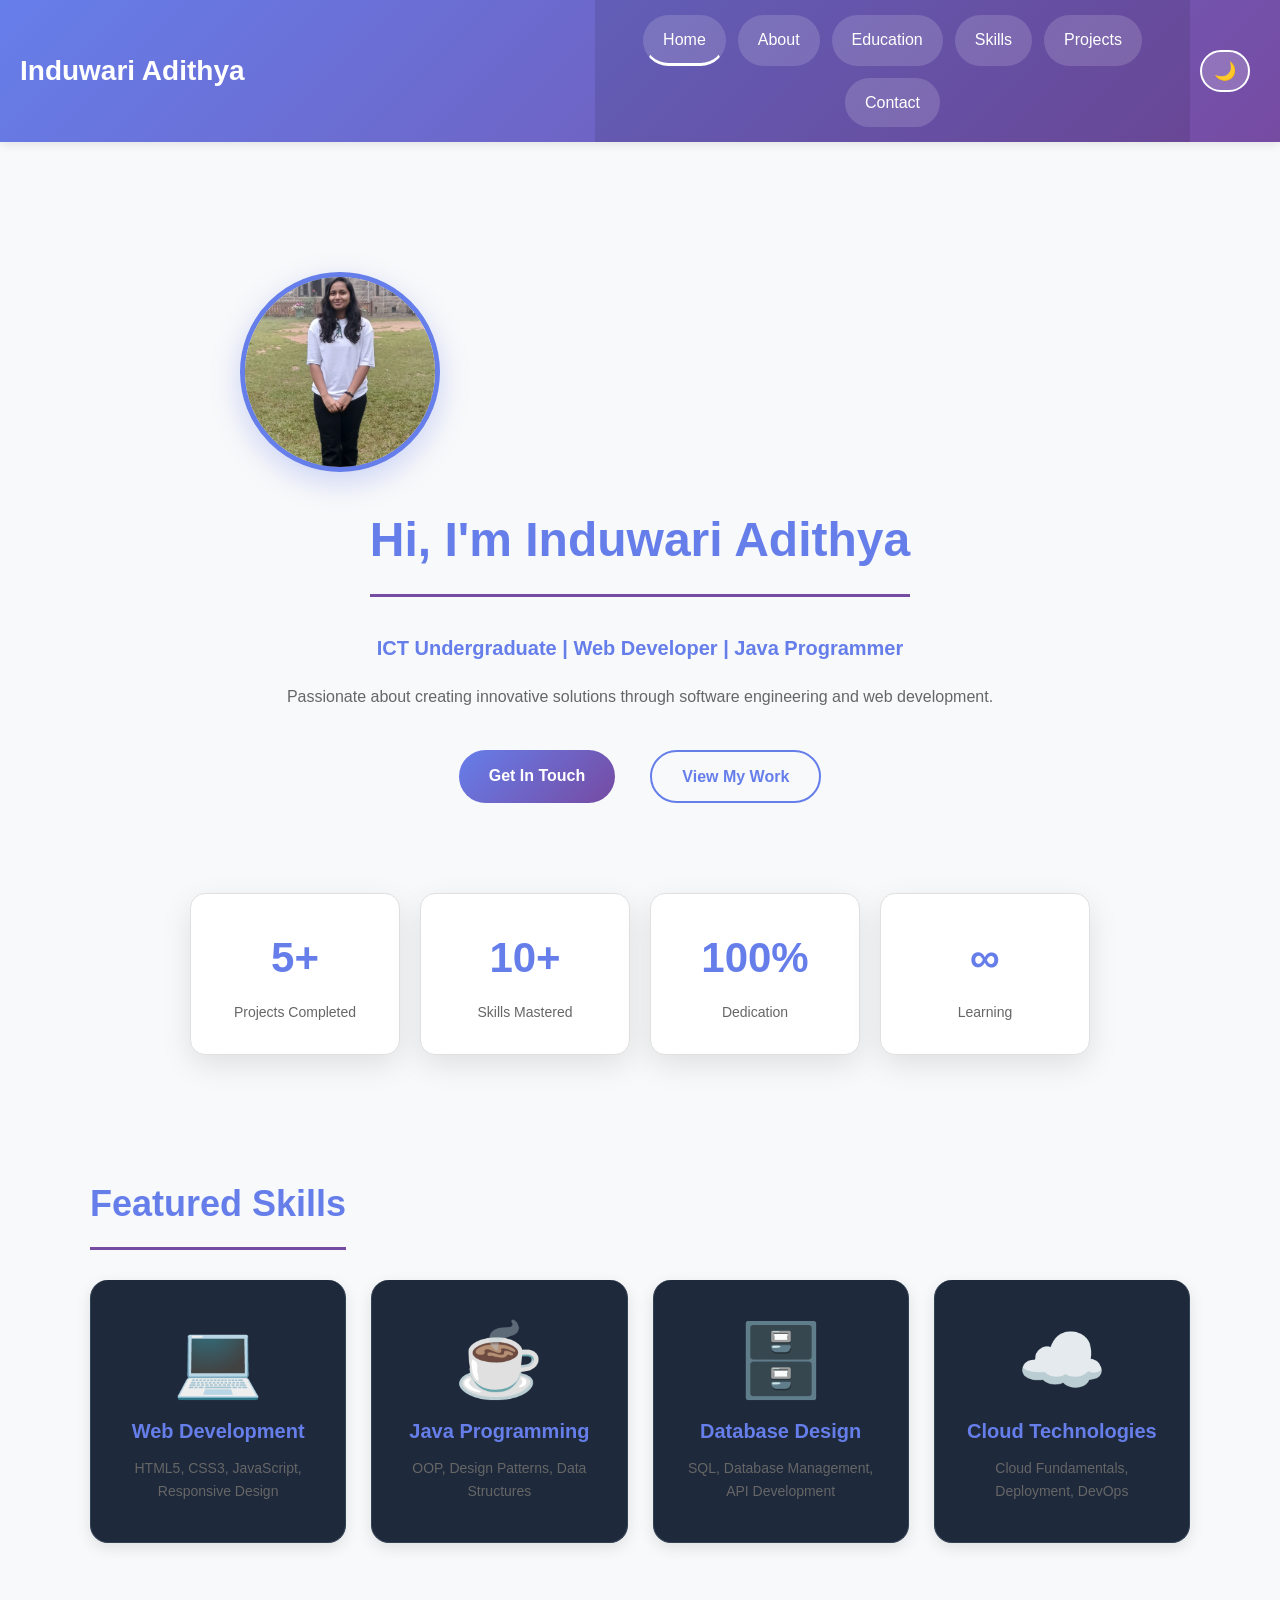
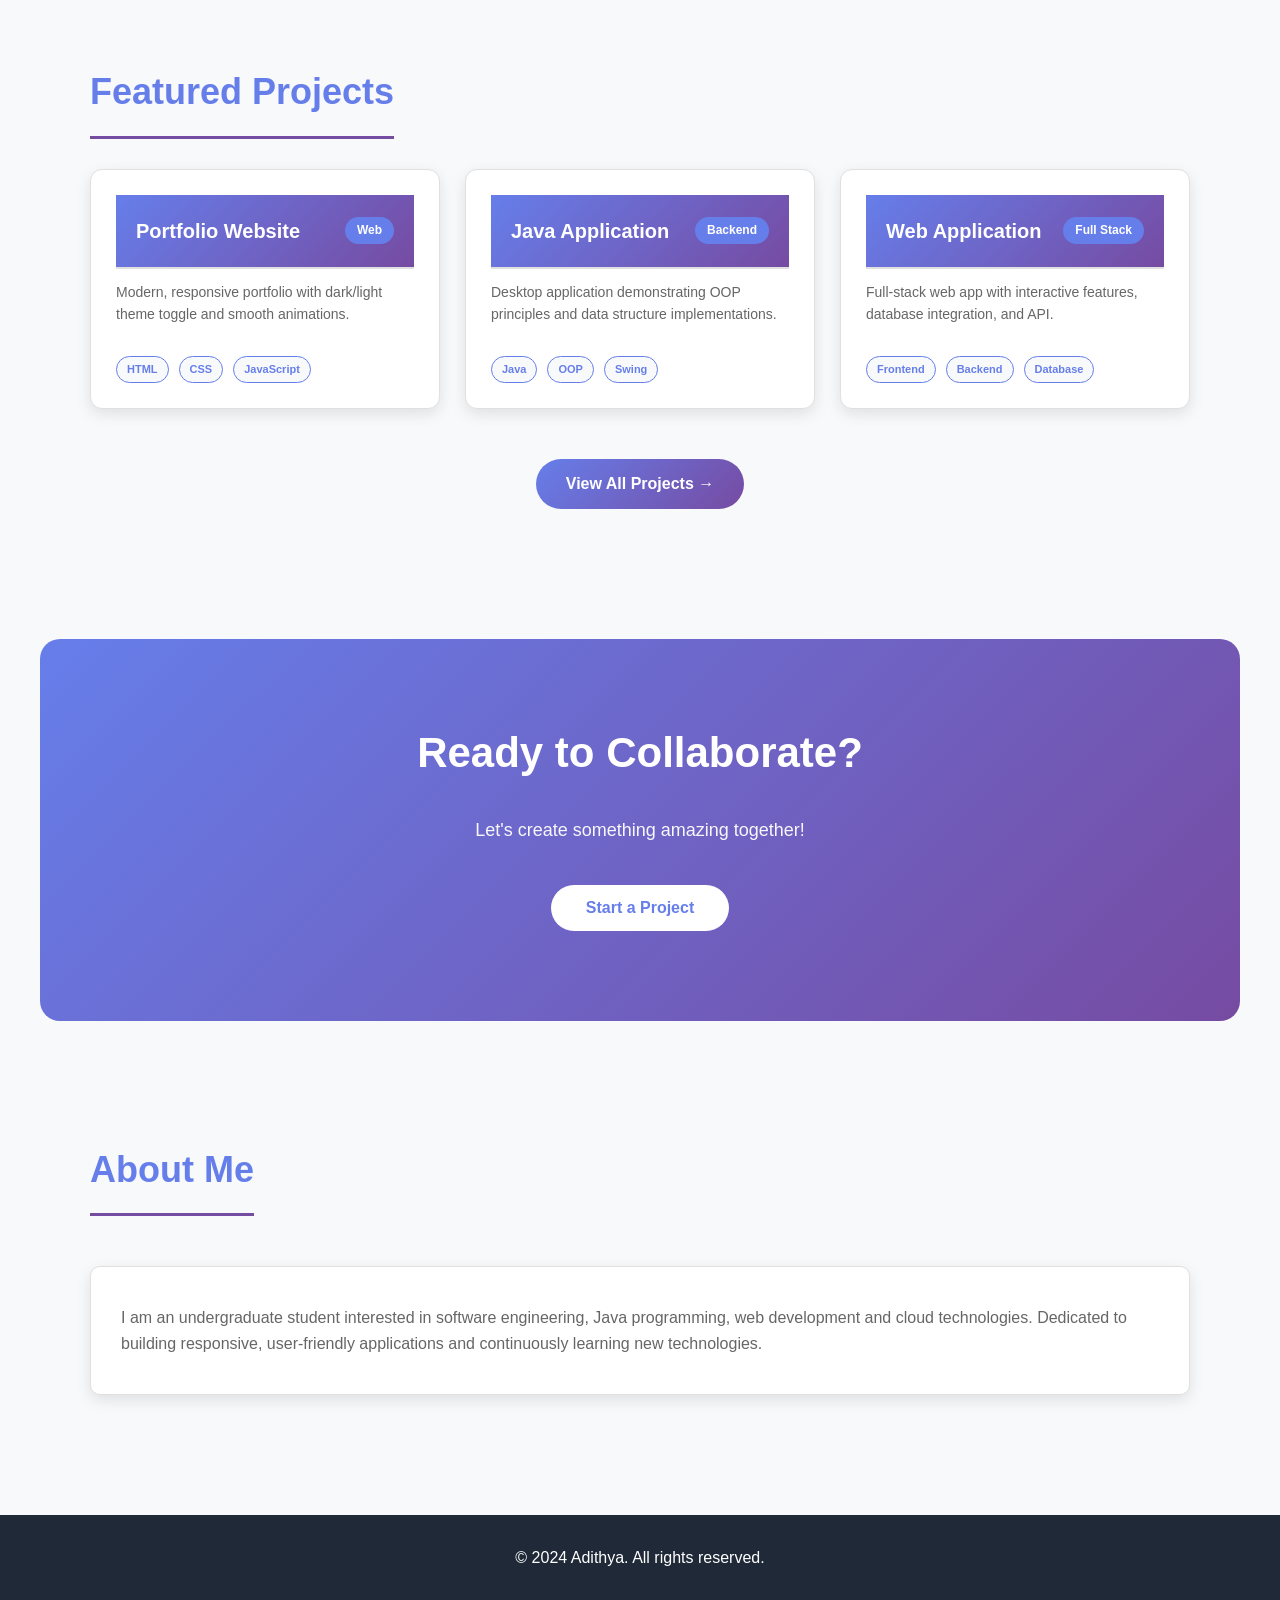
<file: index.html>
<!DOCTYPE html>
<html lang="en">
<head>
    <meta charset="UTF-8">
    <meta name="viewport" content="width=device-width, initial-scale=1.0">
    <title>Adithya Portfolio</title>
    <link rel="stylesheet" href="style.css">
</head>
<body>

<header>
    <h1>Induwari Adithya</h1>
    <nav>
        <a href="index.html">Home</a>
        <a href="about.html">About</a>
        <a href="education.html">Education</a>
        <a href="skills.html">Skills</a>
        <a href="projects.html">Projects</a>
        <a href="contact.html">Contact</a>
    </nav>
    <div class="header-right">
        <button class="theme-toggle" title="Toggle theme">
            <span id="theme-icon">🌙</span>
        </button>
    </div>
</header>

<section class="hero">
    <div class="hero-content">
        <img src="images/img01.jpg" alt="Profile Picture" class="hero-img">
        <h2>Hi, I'm Induwari Adithya</h2>
        <p class="hero-subtitle">ICT Undergraduate | Web Developer | Java Programmer</p>
        <p class="hero-description">
            Passionate about creating innovative solutions through software engineering and web development.
        </p>
        <div class="hero-buttons">
            <button class="btn-primary">Get In Touch</button>
            <a href="projects.html" class="btn-secondary">View My Work</a>
        </div>
    </div>
</section>

<section class="stats">
    <div class="stat-card">
        <h3>5+</h3>
        <p>Projects Completed</p>
    </div>
    <div class="stat-card">
        <h3>10+</h3>
        <p>Skills Mastered</p>
    </div>
    <div class="stat-card">
        <h3>100%</h3>
        <p>Dedication</p>
    </div>
    <div class="stat-card">
        <h3>∞</h3>
        <p>Learning</p>
    </div>
</section>

<section id="featured-skills">
    <h2>Featured Skills</h2>
    <div class="featured-skills-grid">
        <div class="skill-card">
            <div class="skill-icon">💻</div>
            <h3>Web Development</h3>
            <p>HTML5, CSS3, JavaScript, Responsive Design</p>
        </div>
        <div class="skill-card">
            <div class="skill-icon">☕</div>
            <h3>Java Programming</h3>
            <p>OOP, Design Patterns, Data Structures</p>
        </div>
        <div class="skill-card">
            <div class="skill-icon">🗄️</div>
            <h3>Database Design</h3>
            <p>SQL, Database Management, API Development</p>
        </div>
        <div class="skill-card">
            <div class="skill-icon">☁️</div>
            <h3>Cloud Technologies</h3>
            <p>Cloud Fundamentals, Deployment, DevOps</p>
        </div>
    </div>
</section>

<section id="featured-projects">
    <h2>Featured Projects</h2>
    <div class="featured-projects-grid">
        <div class="project-preview">
            <div class="project-header">
                <h3>Portfolio Website</h3>
                <span class="project-tag">Web</span>
            </div>
            <p>Modern, responsive portfolio with dark/light theme toggle and smooth animations.</p>
            <div class="project-tech">
                <span class="tech-tag">HTML</span>
                <span class="tech-tag">CSS</span>
                <span class="tech-tag">JavaScript</span>
            </div>
        </div>
        <div class="project-preview">
            <div class="project-header">
                <h3>Java Application</h3>
                <span class="project-tag">Backend</span>
            </div>
            <p>Desktop application demonstrating OOP principles and data structure implementations.</p>
            <div class="project-tech">
                <span class="tech-tag">Java</span>
                <span class="tech-tag">OOP</span>
                <span class="tech-tag">Swing</span>
            </div>
        </div>
        <div class="project-preview">
            <div class="project-header">
                <h3>Web Application</h3>
                <span class="project-tag">Full Stack</span>
            </div>
            <p>Full-stack web app with interactive features, database integration, and API.</p>
            <div class="project-tech">
                <span class="tech-tag">Frontend</span>
                <span class="tech-tag">Backend</span>
                <span class="tech-tag">Database</span>
            </div>
        </div>
    </div>
    <div class="view-all">
        <a href="projects.html" class="btn-primary">View All Projects →</a>
    </div>
</section>

<section id="cta">
    <div class="cta-content">
        <h2>Ready to Collaborate?</h2>
        <p>Let's create something amazing together!</p>
        <button class="btn-cta">Start a Project</button>
    </div>
</section>

<section id="about">
    <h2>About Me</h2>
    <div class="card">
        <p>
            I am an undergraduate student interested in software engineering, Java programming, web development and cloud technologies.
            Dedicated to building responsive, user-friendly applications and continuously learning new technologies.
        </p>
    </div>
</section>

<footer>
    <p>&copy; 2024 Adithya. All rights reserved.</p>
</footer>

<script src="script.js"></script>
<button id="topBtn" title="Go to top">⬆</button>

</body>
</html>
</file>
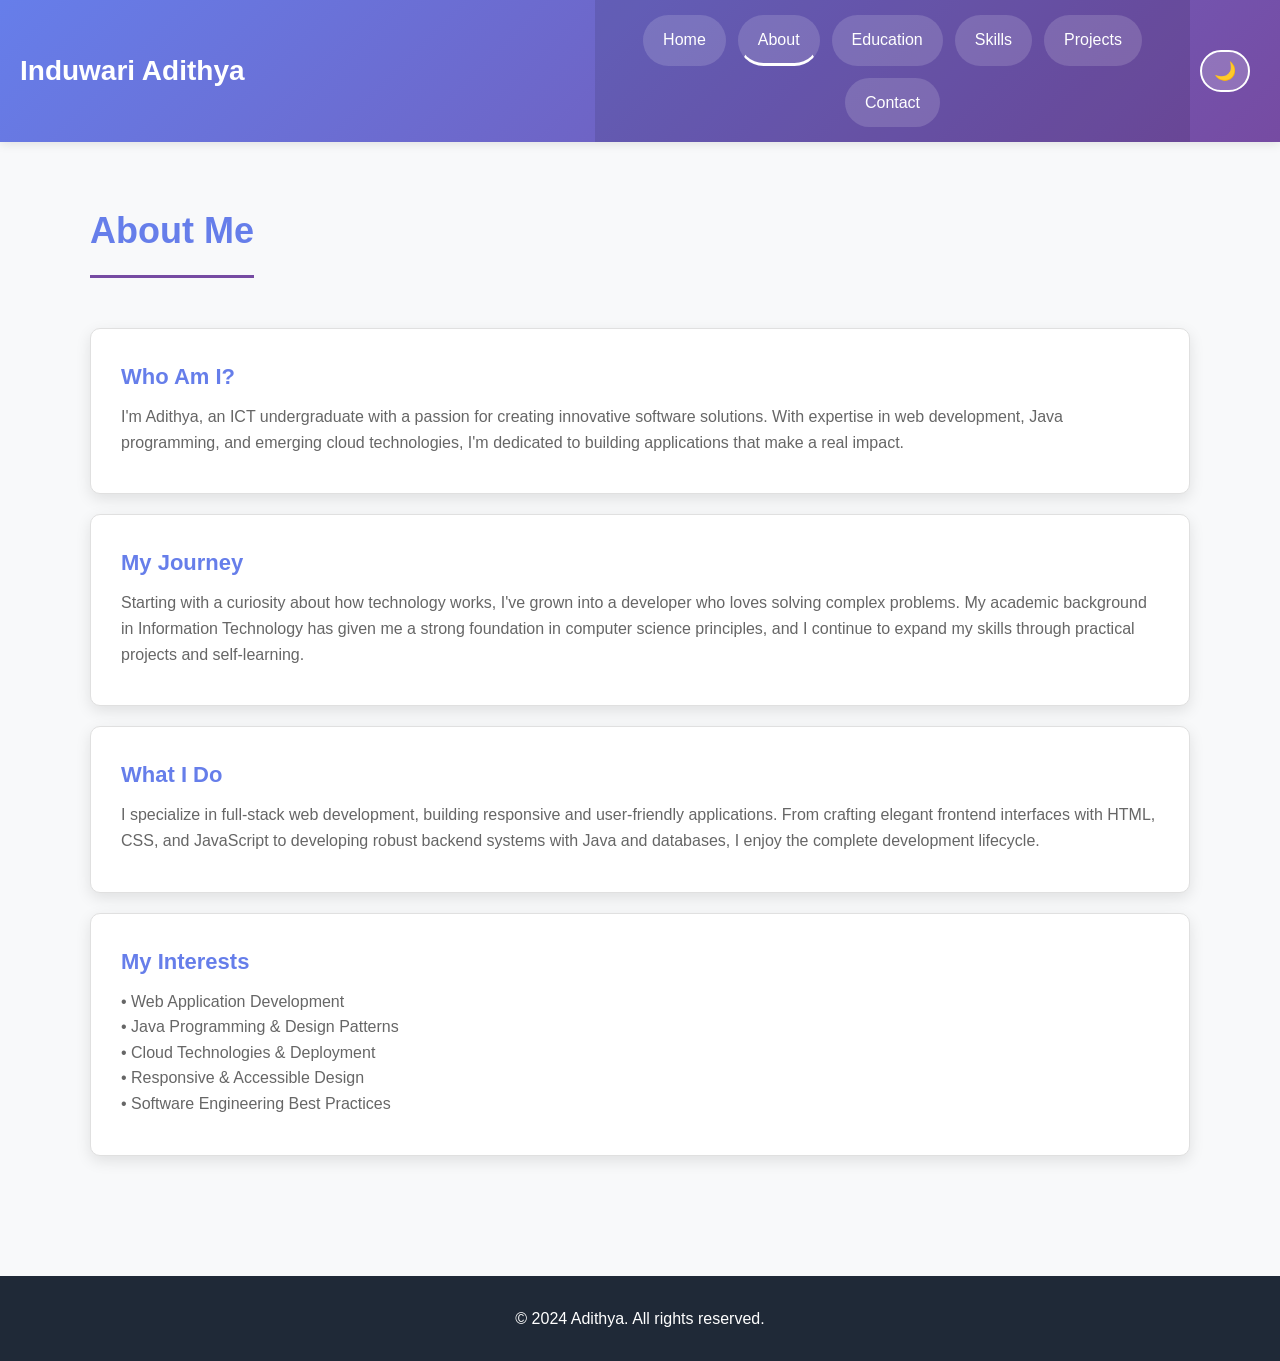
<file: about.html>
<!DOCTYPE html>
<html lang="en">
<head>
    <meta charset="UTF-8">
    <meta name="viewport" content="width=device-width, initial-scale=1.0">
    <title>About - Adithya Portfolio</title>
    <link rel="stylesheet" href="style.css">
</head>
<body>

<header>
    <h1>Induwari Adithya</h1>
    <nav>
        <a href="index.html">Home</a>
        <a href="about.html">About</a>
        <a href="education.html">Education</a>
        <a href="skills.html">Skills</a>
        <a href="projects.html">Projects</a>
        <a href="contact.html">Contact</a>
    </nav>
    <div class="header-right">
        <button class="theme-toggle" title="Toggle theme">
            <span id="theme-icon">🌙</span>
        </button>
    </div>
</header>

<section id="about">
    <h2>About Me</h2>
    
    <div class="card">
        <h3>Who Am I?</h3>
        <p>
            I'm Adithya, an ICT undergraduate with a passion for creating innovative software solutions. 
            With expertise in web development, Java programming, and emerging cloud technologies, 
            I'm dedicated to building applications that make a real impact.
        </p>
    </div>

    <div class="card">
        <h3>My Journey</h3>
        <p>
            Starting with a curiosity about how technology works, I've grown into a developer who 
            loves solving complex problems. My academic background in Information Technology has given me 
            a strong foundation in computer science principles, and I continue to expand my skills through 
            practical projects and self-learning.
        </p>
    </div>

    <div class="card">
        <h3>What I Do</h3>
        <p>
            I specialize in full-stack web development, building responsive and user-friendly applications. 
            From crafting elegant frontend interfaces with HTML, CSS, and JavaScript to developing robust 
            backend systems with Java and databases, I enjoy the complete development lifecycle.
        </p>
    </div>

    <div class="card">
        <h3>My Interests</h3>
        <p>
            • Web Application Development<br>
            • Java Programming & Design Patterns<br>
            • Cloud Technologies & Deployment<br>
            • Responsive & Accessible Design<br>
            • Software Engineering Best Practices
        </p>
    </div>
</section>

<footer>
    <p>&copy; 2024 Adithya. All rights reserved.</p>
</footer>

<button id="topBtn" title="Go to top">⬆</button>

<script src="script.js"></script>

</body>
</html>
</file>
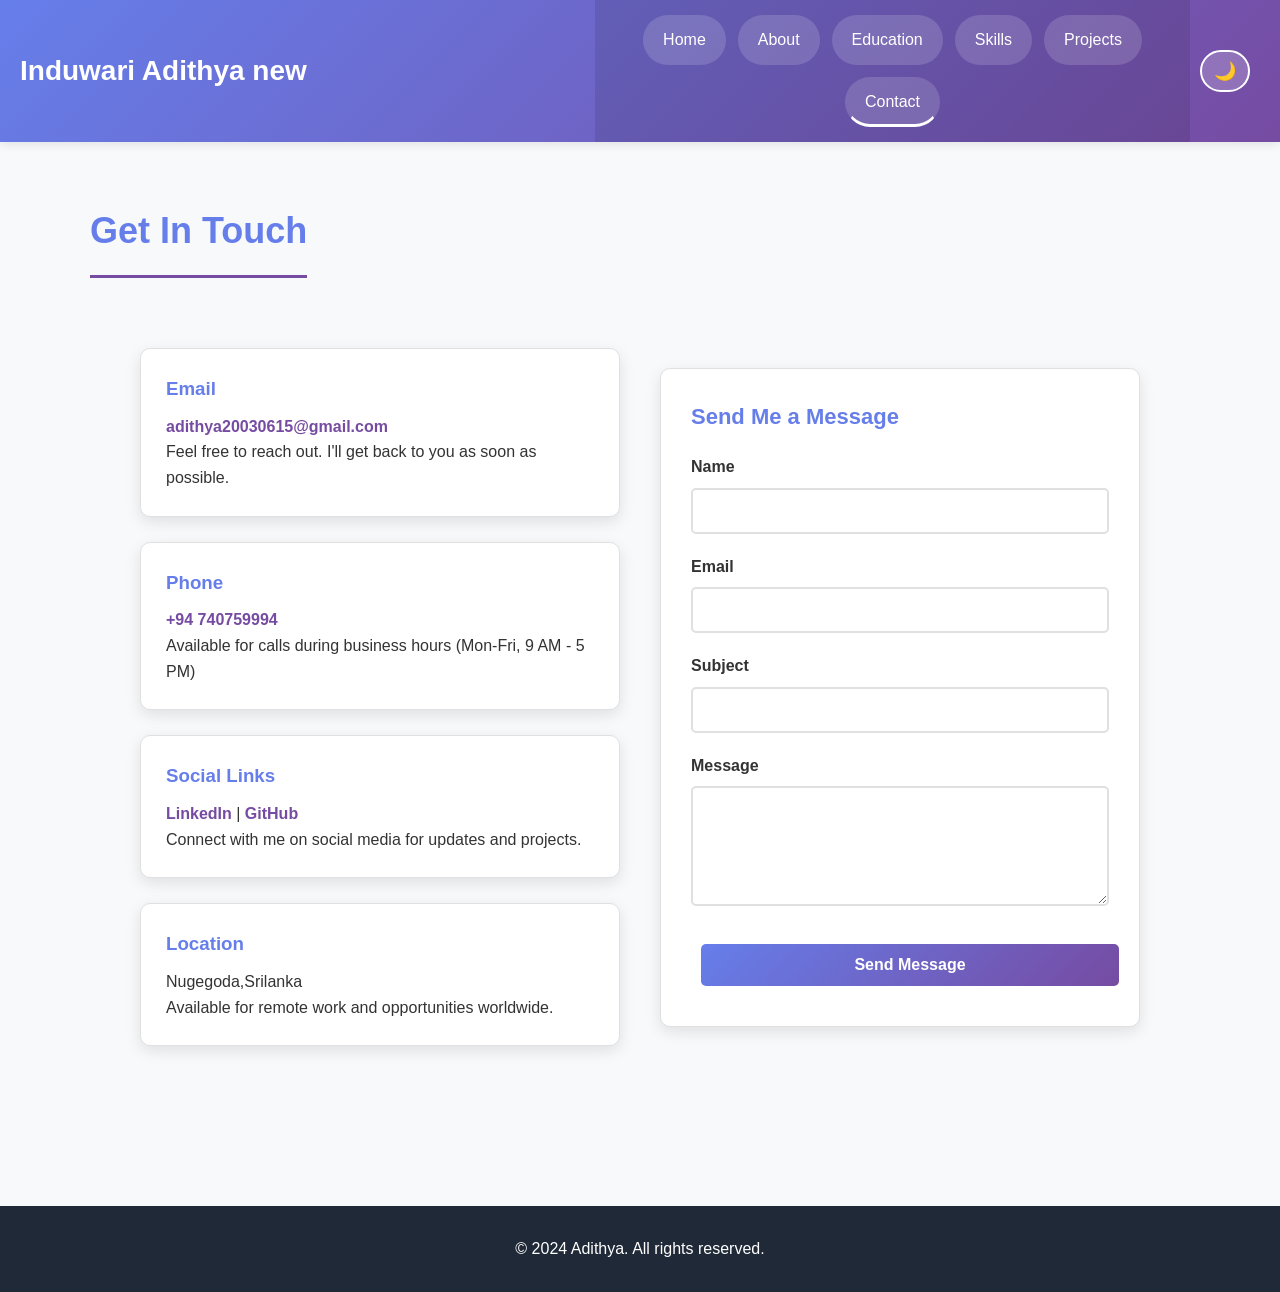
<file: contact.html>
<!DOCTYPE html>
<html lang="en">
<head>
    <meta charset="UTF-8">
    <meta name="viewport" content="width=device-width, initial-scale=1.0">
    <title>Contact - Adithya Portfolio</title>
    <link rel="stylesheet" href="style.css">
</head>
<body>

<header>
    <h1>Induwari Adithya  new 

    </h1>
    <nav>
        <a href="index.html">Home</a>
        <a href="about.html">About</a>
        <a href="education.html">Education</a>
        <a href="skills.html">Skills</a>
        <a href="projects.html">Projects</a>
        <a href="contact.html">Contact</a>
    </nav>
    <div class="header-right">
        <button class="theme-toggle" title="Toggle theme">
            <span id="theme-icon">🌙</span>
        </button>
    </div>
</header>

<section id="contact">
    <h2>Get In Touch</h2>
    
    <div class="contact-container">
        <div class="contact-info">
            <div class="contact-item">
                <h3>Email</h3>
                <p><a href="mailto:adithya@example.com">adithya20030615@gmail.com</a></p>
                <p>Feel free to reach out. I'll get back to you as soon as possible.</p>
            </div>

            <div class="contact-item">
                <h3>Phone</h3>
                <p><a href="tel:+1234567890">+94 740759994</a></p>
                <p>Available for calls during business hours (Mon-Fri, 9 AM - 5 PM)</p>
            </div>

            <div class="contact-item">
                <h3>Social Links</h3>
                <p>
                    <a href="https://www.linkedin.com/in/induwari-adhithya-9b04a6414" target="_blank">LinkedIn</a> | 
                    <a href="https://github.com/induwariadhithya" target="_blank">GitHub</a> 
                    
                </p>
                <p>Connect with me on social media for updates and projects.</p>
            </div>

            <div class="contact-item">
                <h3>Location</h3>
                <p>Nugegoda,Srilanka</p>
                <p>Available for remote work and opportunities worldwide.</p>
            </div>
        </div>

        <div>
            <div class="card form-card">
                <h3>Send Me a Message</h3>
                <form onsubmit="handleSubmit(event)">
                    <div class="form-group">
                        <label for="name">Name</label>
                        <input type="text" id="name" name="name" required>
                    </div>

                    <div class="form-group">
                        <label for="email">Email</label>
                        <input type="email" id="email" name="email" required>
                    </div>

                    <div class="form-group">
                        <label for="subject">Subject</label>
                        <input type="text" id="subject" name="subject" required>
                    </div>

                    <div class="form-group">
                        <label for="message">Message</label>
                        <textarea id="message" name="message" required></textarea>
                    </div>

                    <button type="submit" class="submit-btn">Send Message</button>
                </form>
            </div>
        </div>
    </div>
</section>

<footer>
    <p>&copy; 2024 Adithya. All rights reserved.</p>
</footer>

<button id="topBtn" title="Go to top">⬆</button>

<script src="script.js"></script>
<script>
    function handleSubmit(event) {
        event.preventDefault();
        const name = document.getElementById('name').value;
        alert('Thank you, ' + name + '! Your message has been sent successfully.');
        event.target.reset();
    }
</script>

</body>
</html>
</file>
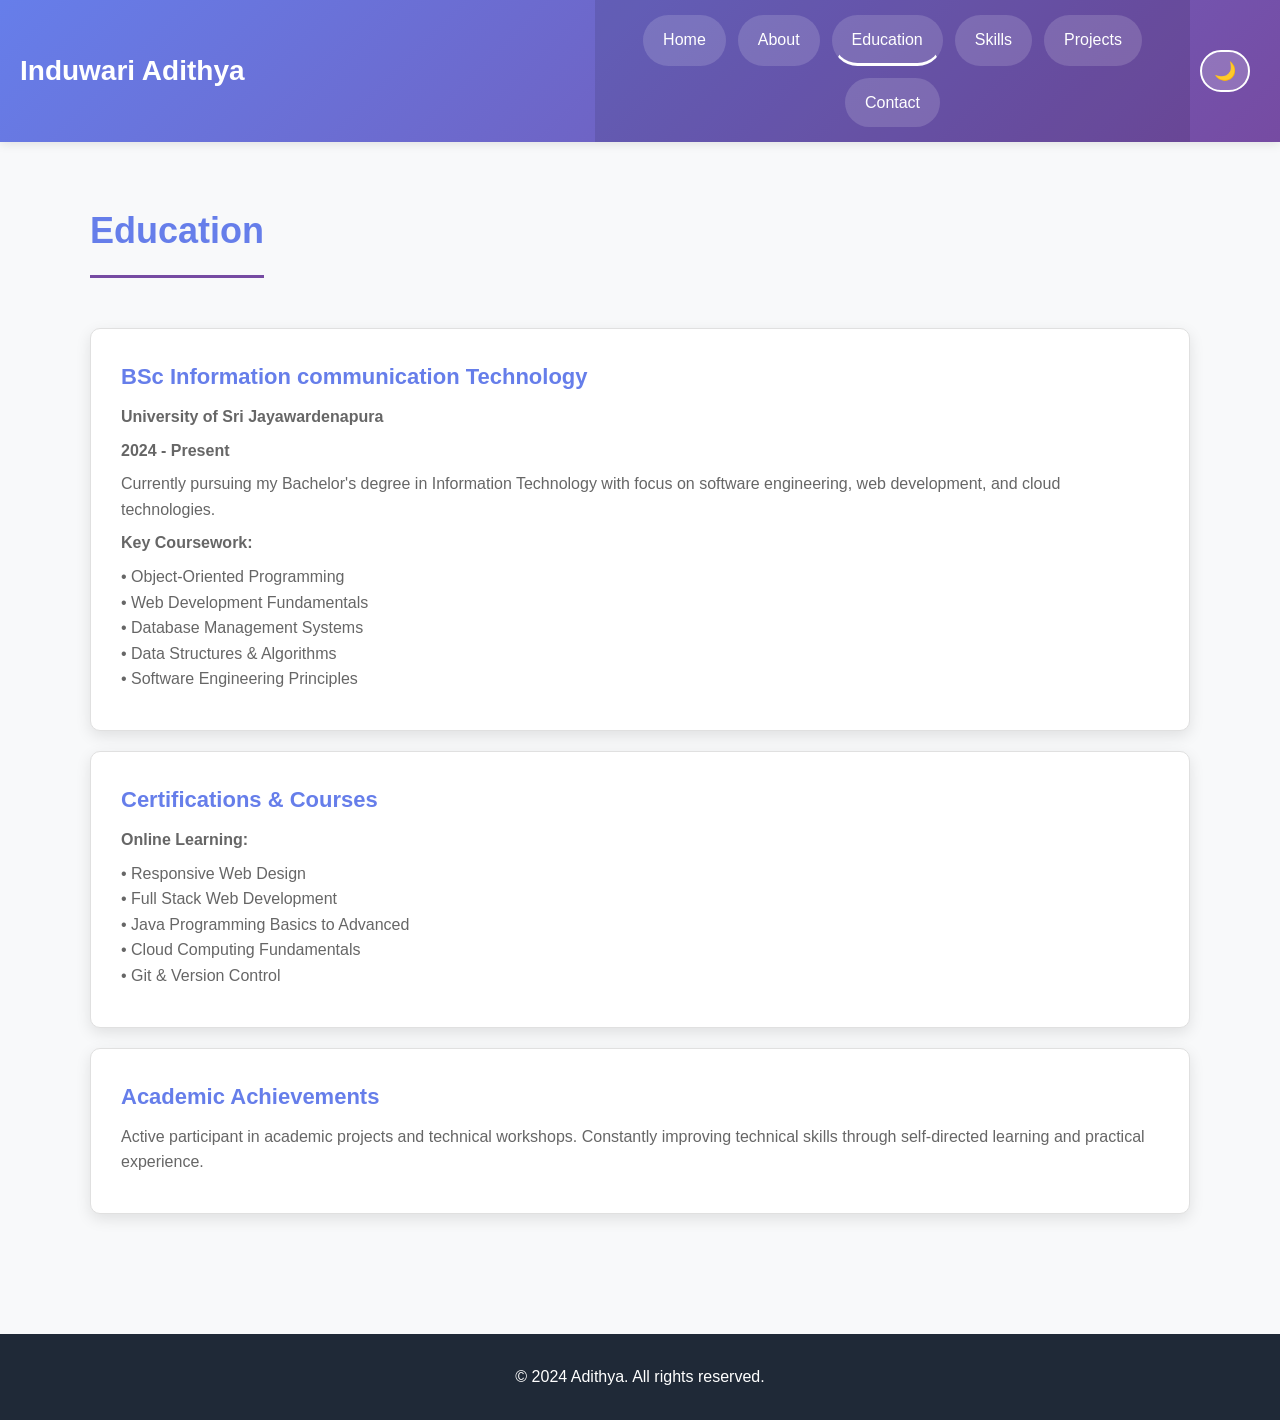
<file: education.html>
<!DOCTYPE html>
<html lang="en">
<head>
    <meta charset="UTF-8">
    <meta name="viewport" content="width=device-width, initial-scale=1.0">
    <title>Education - Adithya Portfolio</title>
    <link rel="stylesheet" href="style.css">
</head>
<body>

<header>
    <h1>Induwari Adithya</h1>
    <nav>
        <a href="index.html">Home</a>
        <a href="about.html">About</a>
        <a href="education.html">Education</a>
        <a href="skills.html">Skills</a>
        <a href="projects.html">Projects</a>
        <a href="contact.html">Contact</a>
    </nav>
    <div class="header-right">
        <button class="theme-toggle" title="Toggle theme">
            <span id="theme-icon">🌙</span>
        </button>
    </div>
</header>

<section id="education">
    <h2>Education</h2>
    
    <div class="card">
        <h3>BSc Information communication Technology</h3>
        <p><strong>University of Sri Jayawardenapura</strong></p>
        <p class="date-year">2024 - Present</p>
        <p>
            Currently pursuing my Bachelor's degree in Information Technology with focus on 
            software engineering, web development, and cloud technologies.
        </p>
        <p><strong>Key Coursework:</strong></p>
        <p>
            • Object-Oriented Programming<br>
            • Web Development Fundamentals<br>
            • Database Management Systems<br>
            • Data Structures & Algorithms<br>
            • Software Engineering Principles
        </p>
    </div>

    <div class="card">
        <h3>Certifications & Courses</h3>
        <p><strong>Online Learning:</strong></p>
        <p>
            • Responsive Web Design<br>
            • Full Stack Web Development<br>
            • Java Programming Basics to Advanced<br>
            • Cloud Computing Fundamentals<br>
            • Git & Version Control
        </p>
    </div>

    <div class="card">
        <h3>Academic Achievements</h3>
        <p>
            Active participant in academic projects and technical workshops. 
            Constantly improving technical skills through self-directed learning and practical experience.
        </p>
    </div>
</section>

<footer>
    <p>&copy; 2024 Adithya. All rights reserved.</p>
</footer>

<button id="topBtn" title="Go to top">⬆</button>

<script src="script.js"></script>

</body>
</html>
</file>
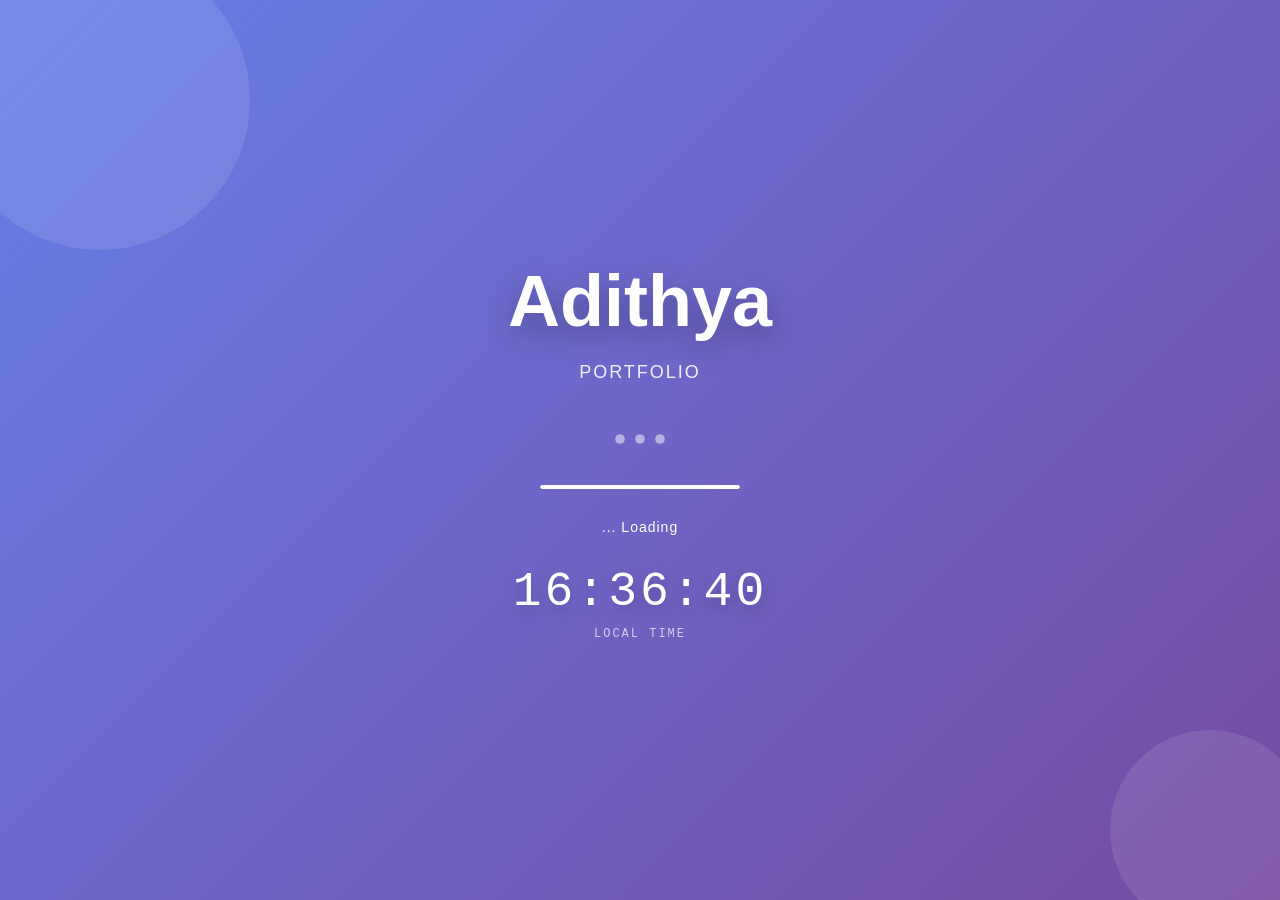
<file: loading.html>
<!DOCTYPE html>
<html lang="en">
<head>
    <meta charset="UTF-8">
    <meta name="viewport" content="width=device-width, initial-scale=1.0">
    <title>Loading - Adithya Portfolio</title>
    <style>
        * {
            margin: 0;
            padding: 0;
            box-sizing: border-box;
        }

        body {
            font-family: 'Segoe UI', Tahoma, Geneva, Verdana, sans-serif;
            background: linear-gradient(135deg, #667eea 0%, #764ba2 100%);
            min-height: 100vh;
            display: flex;
            justify-content: center;
            align-items: center;
            overflow: hidden;
        }

        .loading-container {
            text-align: center;
            color: white;
        }

        .logo-section {
            margin-bottom: 50px;
            animation: fadeInDown 0.8s ease-out;
        }

        .logo {
            font-size: 72px;
            font-weight: 700;
            margin-bottom: 20px;
            text-shadow: 0 10px 30px rgba(0, 0, 0, 0.3);
        }

        .tagline {
            font-size: 18px;
            font-weight: 300;
            letter-spacing: 2px;
            opacity: 0.9;
        }

        .loader {
            display: flex;
            justify-content: center;
            align-items: center;
            gap: 8px;
            margin-bottom: 40px;
        }

        .dot {
            width: 12px;
            height: 12px;
            border-radius: 50%;
            background: white;
            animation: bounce 1.4s infinite ease-in-out both;
        }

        .dot:nth-child(1) {
            animation-delay: -0.32s;
        }

        .dot:nth-child(2) {
            animation-delay: -0.16s;
        }

        @keyframes bounce {
            0%, 80%, 100% {
                transform: scale(0.8);
                opacity: 0.5;
            }
            40% {
                transform: scale(1);
                opacity: 1;
            }
        }

        .progress-bar {
            width: 200px;
            height: 4px;
            background: rgba(255, 255, 255, 0.2);
            border-radius: 10px;
            margin: 0 auto 30px;
            overflow: hidden;
        }

        .progress-fill {
            height: 100%;
            background: white;
            border-radius: 10px;
            animation: progress 2s ease-in-out forwards;
        }

        @keyframes progress {
            0% {
                width: 0%;
            }
            100% {
                width: 100%;
            }
        }

        .loading-text {
            font-size: 14px;
            letter-spacing: 1px;
            animation: fadeInUp 0.8s ease-out 0.3s both;
        }

        .loading-text span {
            display: inline-block;
            animation: blink 1.4s infinite;
        }

        .loading-text span:nth-child(1) {
            animation-delay: 0s;
        }

        .loading-text span:nth-child(2) {
            animation-delay: 0.2s;
        }

        .loading-text span:nth-child(3) {
            animation-delay: 0.4s;
        }

        .clock {
            font-size: 48px;
            font-weight: 300;
            margin-top: 30px;
            letter-spacing: 3px;
            animation: fadeInUp 0.8s ease-out 0.5s both;
            font-family: 'Courier New', monospace;
            text-shadow: 0 5px 15px rgba(0, 0, 0, 0.2);
        }

        .clock-label {
            font-size: 12px;
            letter-spacing: 2px;
            margin-top: 8px;
            opacity: 0.7;
        }

        @keyframes blink {
            0%, 20%, 100% {
                opacity: 0.3;
            }
            50% {
                opacity: 1;
            }
        }

        @keyframes fadeInDown {
            from {
                opacity: 0;
                transform: translateY(-30px);
            }
            to {
                opacity: 1;
                transform: translateY(0);
            }
        }

        @keyframes fadeInUp {
            from {
                opacity: 0;
                transform: translateY(30px);
            }
            to {
                opacity: 1;
                transform: translateY(0);
            }
        }

        /* Floating background elements */
        .bg-shape {
            position: fixed;
            border-radius: 50%;
            opacity: 0.1;
            z-index: -1;
        }

        .shape-1 {
            width: 300px;
            height: 300px;
            background: white;
            top: -50px;
            left: -50px;
            animation: float 6s ease-in-out infinite;
        }

        .shape-2 {
            width: 200px;
            height: 200px;
            background: white;
            bottom: -30px;
            right: -30px;
            animation: float 8s ease-in-out infinite reverse;
        }

        @keyframes float {
            0%, 100% {
                transform: translateY(0px);
            }
            50% {
                transform: translateY(30px);
            }
        }
    </style>
</head>
<body>

<div class="bg-shape shape-1"></div>
<div class="bg-shape shape-2"></div>

<div class="loading-container">
    <div class="logo-section">
        <div class="logo">Adithya</div>
        <div class="tagline">PORTFOLIO</div>
    </div>

    <div class="loader">
        <div class="dot"></div>
        <div class="dot"></div>
        <div class="dot"></div>
    </div>

    <div class="progress-bar">
        <div class="progress-fill"></div>
    </div>

    <div class="loading-text">
        <span>.</span><span>.</span><span>.</span> Loading
    </div>

    <div class="clock">
        <div id="time">00:00:00</div>
        <div class="clock-label">LOCAL TIME</div>
    </div>
</div>

<script>
    // Live clock functionality
    function updateClock() {
        const now = new Date();
        const hours = String(now.getHours()).padStart(2, '0');
        const minutes = String(now.getMinutes()).padStart(2, '0');
        const seconds = String(now.getSeconds()).padStart(2, '0');
        
        const timeElement = document.getElementById('time');
        if (timeElement) {
            timeElement.textContent = `${hours}:${minutes}:${seconds}`;
        }
    }

    // Update clock immediately and then every second
    updateClock();
    setInterval(updateClock, 1000);

    // Redirect to home page after 5 seconds (increased from 3 for better visibility)
    setTimeout(() => {
        window.location.href = 'index.html';
    }, 5000);
</script>

</body>
</html>
</file>
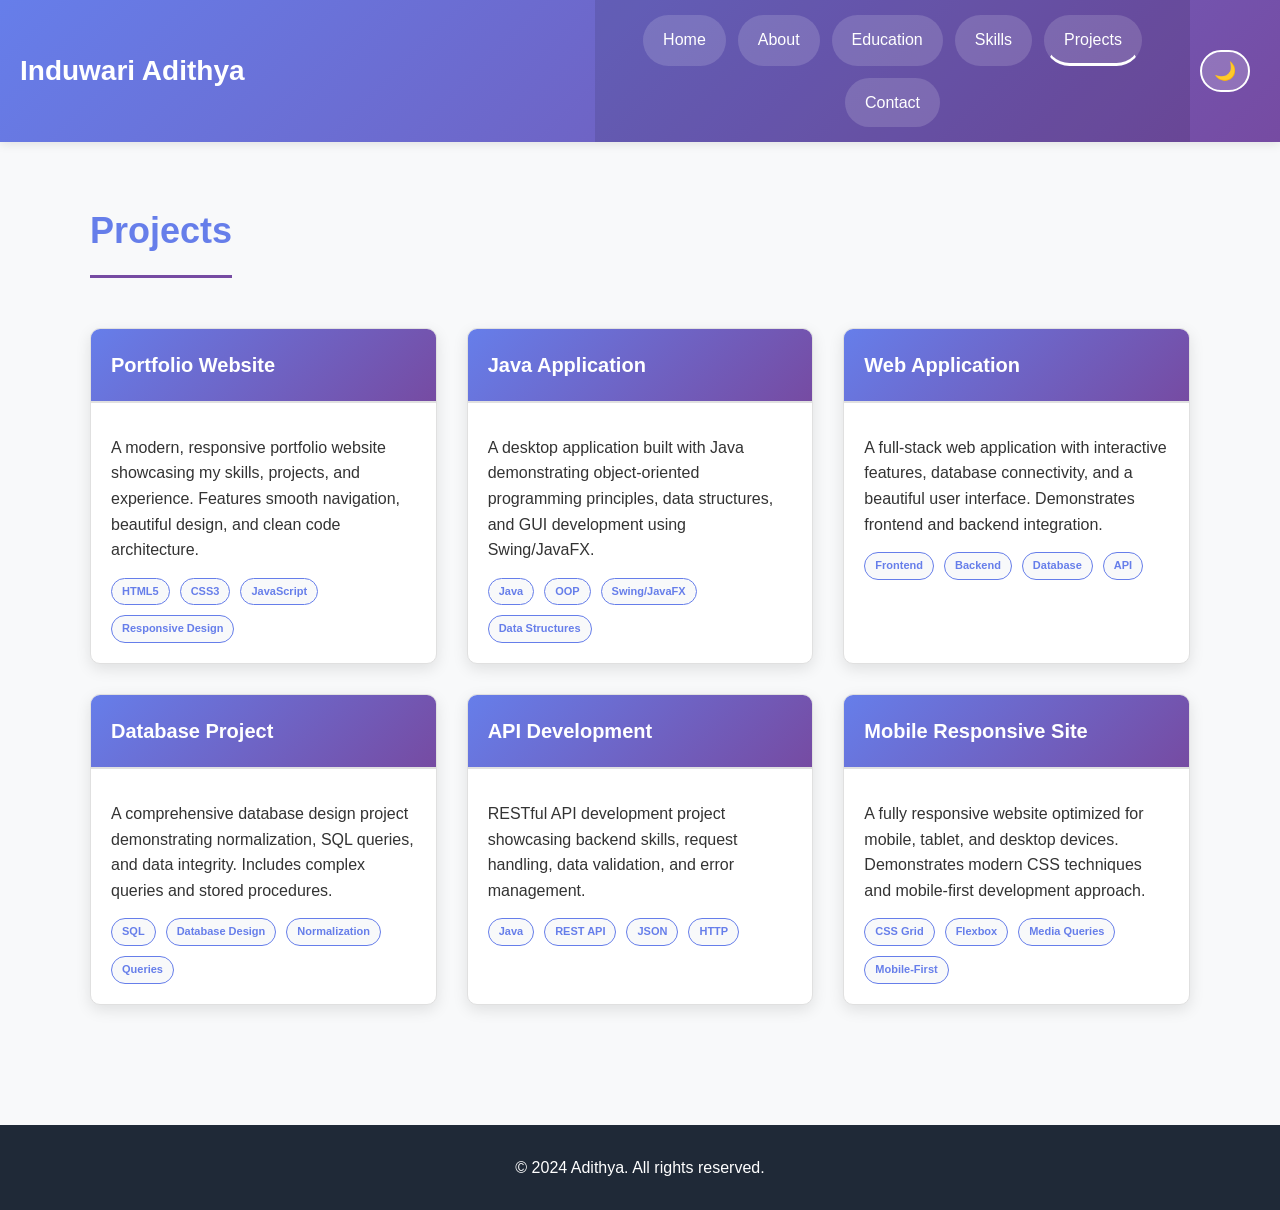
<file: projects.html>
<!DOCTYPE html>
<html lang="en">
<head>
    <meta charset="UTF-8">
    <meta name="viewport" content="width=device-width, initial-scale=1.0">
    <title>Projects - Adithya Portfolio</title>
    <link rel="stylesheet" href="style.css">
</head>
<body>

<header>
    <h1>Induwari Adithya</h1>
    <nav>
        <a href="index.html">Home</a>
        <a href="about.html">About</a>
        <a href="education.html">Education</a>
        <a href="skills.html">Skills</a>
        <a href="projects.html">Projects</a>
        <a href="contact.html">Contact</a>
    </nav>
    <div class="header-right">
        <button class="theme-toggle" title="Toggle theme">
            <span id="theme-icon">🌙</span>
        </button>
    </div>
</header>

<section id="projects">
    <h2>Projects</h2>
    
    <div class="projects-grid">
        <div class="project-card">
            <div class="project-header">
                <h3>Portfolio Website</h3>
            </div>
            <div class="project-body">
                <p>
                    A modern, responsive portfolio website showcasing my skills, projects, and experience. 
                    Features smooth navigation, beautiful design, and clean code architecture.
                </p>
                <div class="project-tech">
                    <span class="tech-tag">HTML5</span>
                    <span class="tech-tag">CSS3</span>
                    <span class="tech-tag">JavaScript</span>
                    <span class="tech-tag">Responsive Design</span>
                </div>
            </div>
        </div>

        <div class="project-card">
            <div class="project-header">
                <h3>Java Application</h3>
            </div>
            <div class="project-body">
                <p>
                    A desktop application built with Java demonstrating object-oriented programming principles, 
                    data structures, and GUI development using Swing/JavaFX.
                </p>
                <div class="project-tech">
                    <span class="tech-tag">Java</span>
                    <span class="tech-tag">OOP</span>
                    <span class="tech-tag">Swing/JavaFX</span>
                    <span class="tech-tag">Data Structures</span>
                </div>
            </div>
        </div>

        <div class="project-card">
            <div class="project-header">
                <h3>Web Application</h3>
            </div>
            <div class="project-body">
                <p>
                    A full-stack web application with interactive features, database connectivity, 
                    and a beautiful user interface. Demonstrates frontend and backend integration.
                </p>
                <div class="project-tech">
                    <span class="tech-tag">Frontend</span>
                    <span class="tech-tag">Backend</span>
                    <span class="tech-tag">Database</span>
                    <span class="tech-tag">API</span>
                </div>
            </div>
        </div>

        <div class="project-card">
            <div class="project-header">
                <h3>Database Project</h3>
            </div>
            <div class="project-body">
                <p>
                    A comprehensive database design project demonstrating normalization, SQL queries, 
                    and data integrity. Includes complex queries and stored procedures.
                </p>
                <div class="project-tech">
                    <span class="tech-tag">SQL</span>
                    <span class="tech-tag">Database Design</span>
                    <span class="tech-tag">Normalization</span>
                    <span class="tech-tag">Queries</span>
                </div>
            </div>
        </div>

        <div class="project-card">
            <div class="project-header">
                <h3>API Development</h3>
            </div>
            <div class="project-body">
                <p>
                    RESTful API development project showcasing backend skills, request handling, 
                    data validation, and error management.
                </p>
                <div class="project-tech">
                    <span class="tech-tag">Java</span>
                    <span class="tech-tag">REST API</span>
                    <span class="tech-tag">JSON</span>
                    <span class="tech-tag">HTTP</span>
                </div>
            </div>
        </div>

        <div class="project-card">
            <div class="project-header">
                <h3>Mobile Responsive Site</h3>
            </div>
            <div class="project-body">
                <p>
                    A fully responsive website optimized for mobile, tablet, and desktop devices. 
                    Demonstrates modern CSS techniques and mobile-first development approach.
                </p>
                <div class="project-tech">
                    <span class="tech-tag">CSS Grid</span>
                    <span class="tech-tag">Flexbox</span>
                    <span class="tech-tag">Media Queries</span>
                    <span class="tech-tag">Mobile-First</span>
                </div>
            </div>
        </div>
    </div>
</section>

<footer>
    <p>&copy; 2024 Adithya. All rights reserved.</p>
</footer>

<button id="topBtn" title="Go to top">⬆</button>

<script src="script.js"></script>

</body>
</html>
</file>
<file: style.css>
:root {
    --bg-primary: #f8f9fa;
    --bg-secondary: #ffffff;
    --text-primary: #333333;
    --text-secondary: #666666;
    --header-bg: linear-gradient(135deg, #667eea 0%, #764ba2 100%);
    --accent-color: #667eea;
    --accent-dark: #764ba2;
    --card-shadow: rgba(0,0,0,0.1);
    --border-color: #e0e0e0;
}

html[data-theme="dark"] {
    --bg-primary: #0f172a;
    --bg-secondary: #1e293b;
    --text-primary: #f1f5f9;
    --text-secondary: #cbd5e1;
    --header-bg: linear-gradient(135deg, #667eea 0%, #764ba2 100%);
    --accent-color: #667eea;
    --accent-dark: #764ba2;
    --card-shadow: rgba(0,0,0,0.3);
    --border-color: #334155;
}

* {
    margin: 0;
    padding: 0;
    box-sizing: border-box;
}

body {
    font-family: 'Segoe UI', Tahoma, Geneva, Verdana, sans-serif;
    line-height: 1.6;
    color: var(--text-primary);
    background: var(--bg-primary);
    transition: background-color 0.3s ease, color 0.3s ease;
}

header {
    background: var(--header-bg);
    color: white;
    padding: 0;
    position: sticky;
    top: 0;
    z-index: 1000;
    box-shadow: 0 2px 10px rgba(0,0,0,0.1);
    display: flex;
    justify-content: space-between;
    align-items: center;
}

header h1 {
    padding: 20px;
    font-size: 28px;
    margin: 0;
    flex: 1;
}

.header-right {
    display: flex;
    align-items: center;
    gap: 15px;
    padding-right: 20px;
}

.theme-toggle {
    background: rgba(255,255,255,0.2);
    color: white;
    border: 2px solid white;
    padding: 8px 12px;
    border-radius: 50px;
    cursor: pointer;
    font-size: 18px;
    transition: all 0.3s ease;
    display: flex;
    align-items: center;
    gap: 8px;
}

.theme-toggle:hover {
    background: rgba(255,255,255,0.3);
    transform: scale(1.1);
}

nav {
    display: flex;
    justify-content: center;
    flex-wrap: wrap;
    gap: 12px;
    background: rgba(0,0,0,0.1);
    padding: 15px 20px;
    flex: 1;
}

nav a {
    color: white;
    text-decoration: none;
    padding: 10px 18px;
    border-radius: 50px;
    background: rgba(255,255,255,0.15);
    border: 2px solid transparent;
    transition: all 0.3s ease;
    font-weight: 500;
    white-space: nowrap;
}

nav a:hover {
    background: rgba(255,255,255,0.3);
    border: 2px solid rgba(255,255,255,0.5);
    transform: translateY(-2px);
}

.hero {
    text-align: center;
    padding: 100px 50px;
    background: linear-gradient(135deg, var(--accent-color)15 0%, var(--accent-dark)15 100%);
    margin-bottom: 40px;
    transition: background-color 0.3s ease;
}

.hero-content {
    max-width: 800px;
    margin: 0 auto;
}

.hero-img {
    border-radius: 50%;
    width: 200px;
    height: 200px;
    object-fit: cover;
    margin: 0 auto 30px;
    box-shadow: 0 10px 30px rgba(102, 126, 234, 0.3);
    border: 5px solid var(--accent-color);
    display: block;
}

.hero h2 {
    font-size: 48px;
    margin-bottom: 20px;
    color: var(--accent-color);
    font-weight: 700;
}

.hero-subtitle {
    font-size: 20px;
    font-weight: 600;
    margin: 15px 0;
    color: var(--accent-color);
}

.hero-description {
    font-size: 16px;
    margin: 20px 0 30px;
    color: var(--text-secondary);
}

.hero-buttons {
    display: flex;
    gap: 15px;
    justify-content: center;
    flex-wrap: wrap;
}

.btn-primary {
    padding: 12px 30px;
    background: linear-gradient(135deg, #667eea 0%, #764ba2 100%);
    color: white;
    border: none;
    cursor: pointer;
    border-radius: 50px;
    font-size: 16px;
    font-weight: 600;
    transition: all 0.3s ease;
    display: inline-block;
    text-decoration: none;
    margin: 10px;
}

.btn-primary:hover {
    transform: translateY(-3px);
    box-shadow: 0 10px 20px rgba(102, 126, 234, 0.4);
}

.btn-secondary {
    padding: 12px 30px;
    background: transparent;
    color: var(--accent-color);
    border: 2px solid var(--accent-color);
    cursor: pointer;
    border-radius: 50px;
    font-size: 16px;
    font-weight: 600;
    transition: all 0.3s ease;
    display: inline-block;
    text-decoration: none;
    margin: 10px;
}

.btn-secondary:hover {
    background: var(--accent-color);
    color: white;
    transform: translateY(-3px);
}

.stats {
    display: grid;
    grid-template-columns: repeat(auto-fit, minmax(200px, 1fr));
    gap: 20px;
    max-width: 1000px;
    margin: -60px auto 60px;
    padding: 0 50px;
    position: relative;
    z-index: 10;
}

.stat-card {
    background: var(--bg-secondary);
    padding: 30px 20px;
    border-radius: 15px;
    text-align: center;
    box-shadow: 0 10px 30px var(--card-shadow);
    border: 1px solid var(--border-color);
    transition: all 0.3s ease;
}

.stat-card:hover {
    transform: translateY(-8px);
    box-shadow: 0 20px 40px rgba(102, 126, 234, 0.2);
}

.stat-card h3 {
    font-size: 42px;
    color: var(--accent-color);
    margin: 0 0 10px 0;
}

.stat-card p {
    font-size: 14px;
    color: var(--text-secondary);
    margin: 0;
}

#featured-skills {
    background: var(--bg-primary);
    padding: 60px 50px;
}

.featured-skills-grid {
    display: grid;
    grid-template-columns: repeat(auto-fit, minmax(250px, 1fr));
    gap: 25px;
    max-width: 1200px;
    margin: 0 auto;
}

.skill-card {
    background: var(--bg-secondary);
    padding: 40px 25px;
    border-radius: 15px;
    text-align: center;
    box-shadow: 0 5px 15px var(--card-shadow);
    border: 1px solid var(--border-color);
    border-top: 4px solid #d84a3d;
    transition: all 0.3s ease;
}

.skill-card:hover {
    transform: translateY(-8px);
    box-shadow: 0 15px 35px rgba(102, 126, 234, 0.2);
}

.skill-icon {
    font-size: 72px;
    margin-bottom: 20px;
    display: block;
}

.skill-card h3 {
    color: var(--accent-color);
    margin: 15px 0 10px;
    font-size: 20px;
}

.skill-card p {
    color: var(--text-secondary);
    font-size: 14px;
}

#featured-projects {
    padding: 60px 50px;
    max-width: 1200px;
    margin: 0 auto;
}

.featured-projects-grid {
    display: grid;
    grid-template-columns: repeat(auto-fit, minmax(300px, 1fr));
    gap: 25px;
    margin-bottom: 40px;
}

.project-preview {
    background: var(--bg-secondary);
    padding: 25px;
    border-radius: 12px;
    box-shadow: 0 5px 15px var(--card-shadow);
    border: 1px solid var(--border-color);
    transition: all 0.3s ease;
    display: flex;
    flex-direction: column;
}

.project-preview:hover {
    transform: translateY(-8px);
    box-shadow: 0 15px 30px rgba(102, 126, 234, 0.2);
}

.project-header {
    display: flex;
    justify-content: space-between;
    align-items: center;
    margin-bottom: 12px;
    border-bottom: 2px solid var(--border-color);
    padding-bottom: 12px;
}

.project-header h3 {
    color: var(--accent-color);
    margin: 0;
    font-size: 18px;
}

.project-tag {
    background: var(--accent-color);
    color: white;
    padding: 4px 12px;
    border-radius: 20px;
    font-size: 12px;
    font-weight: 600;
}

.project-preview p {
    color: var(--text-secondary);
    font-size: 14px;
    flex-grow: 1;
    margin-bottom: 15px;
}

.project-tech {
    display: flex;
    flex-wrap: wrap;
    gap: 8px;
}

.project-tech .tech-tag {
    background: var(--bg-primary);
    color: var(--accent-color);
    padding: 4px 10px;
    border-radius: 15px;
    font-size: 11px;
    font-weight: 600;
    border: 1px solid var(--accent-color);
}

.view-all {
    text-align: center;
}

#cta {
    background: linear-gradient(135deg, #667eea 0%, #764ba2 100%);
    color: white;
    padding: 80px 50px;
    text-align: center;
    margin: 60px 0;
    border-radius: 20px;
    max-width: 1200px;
    margin-left: auto;
    margin-right: auto;
}

.cta-content h2 {
    color: white;
    border: none;
    font-size: 42px;
    margin-bottom: 15px;
}

.cta-content p {
    font-size: 18px;
    margin-bottom: 30px;
    opacity: 0.95;
}

.btn-cta {
    padding: 14px 35px;
    background: white;
    color: #667eea;
    border: none;
    cursor: pointer;
    border-radius: 50px;
    font-size: 16px;
    font-weight: 700;
    transition: all 0.3s ease;
    display: inline-block;
}

.btn-cta:hover {
    transform: scale(1.05);
    box-shadow: 0 10px 25px rgba(0,0,0,0.2);
}

#featured-projects section h2 {
    color: var(--accent-color);
    border-bottom: 3px solid var(--accent-dark);
    padding-bottom: 15px;
    display: inline-block;
}

.hero h2 {
    font-size: 48px;
    margin-bottom: 20px;
    color: var(--accent-color);
    font-weight: 700;
}

.hero-img {
    border-radius: 50%;
    width: 200px;
    height: 200px;
    object-fit: cover;
    margin: 30px 0;
    box-shadow: 0 10px 30px rgba(102, 126, 234, 0.3);
    border: 5px solid var(--accent-color);
}

button, .btn {
    padding: 12px 30px;
    background: linear-gradient(135deg, #667eea 0%, #764ba2 100%);
    color: white;
    border: none;
    cursor: pointer;
    border-radius: 50px;
    font-size: 16px;
    font-weight: 600;
    transition: all 0.3s ease;
    display: inline-block;
    text-decoration: none;
    margin: 10px;
}

button:hover, .btn:hover {
    transform: translateY(-3px);
    box-shadow: 0 10px 20px rgba(102, 126, 234, 0.4);
}

section {
    padding: 60px 50px;
    max-width: 1200px;
    margin: 0 auto;
    background: var(--bg-primary);
}

section h2 {
    font-size: 36px;
    margin-bottom: 30px;
    color: var(--accent-color);
    border-bottom: 3px solid var(--accent-dark);
    padding-bottom: 15px;
    display: inline-block;
}

.card {
    background: var(--bg-secondary);
    padding: 30px;
    border-radius: 10px;
    box-shadow: 0 5px 15px var(--card-shadow);
    margin-top: 20px;
    transition: all 0.3s ease;
    color: var(--text-primary);
    border: 1px solid var(--border-color);
}

.card:hover {
    transform: translateY(-5px);
    box-shadow: 0 15px 30px rgba(102, 126, 234, 0.2);
}

.card h3 {
    color: var(--accent-color);
    margin-bottom: 10px;
    font-size: 22px;
}

.card p {
    color: var(--text-secondary);
    margin: 8px 0;
}

/* Utility Classes */
.date-year {
    color: var(--accent-dark);
    font-weight: 600;
}

.form-card {
    background: var(--bg-secondary);
    padding: 30px;
    border-radius: 10px;
    border: 1px solid var(--border-color);
}

.form-card h3 {
    color: var(--accent-color);
    margin-top: 0;
    margin-bottom: 20px;
}

footer {
    background: #1f2937;
    color: white;
    text-align: center;
    padding: 30px;
    margin-top: 60px;
}

body[data-theme="dark"] footer {
    background: #0f172a;
}

/* SKILLS PAGE */
.skills-grid {
    display: grid;
    grid-template-columns: repeat(auto-fit, minmax(250px, 1fr));
    gap: 20px;
    margin-top: 20px;
}

.skill-category {
    background: var(--bg-secondary);
    padding: 25px;
    border-radius: 10px;
    box-shadow: 0 5px 15px var(--card-shadow);
    transition: all 0.3s ease;
    border: 1px solid var(--border-color);
}

.skill-category:hover {
    transform: translateY(-5px);
    box-shadow: 0 15px 30px rgba(102, 126, 234, 0.2);
}

.skill-category h3 {
    color: var(--accent-color);
    margin-bottom: 15px;
    border-bottom: 2px solid var(--accent-dark);
    padding-bottom: 10px;
}

.skill-item {
    margin: 12px 0;
    padding: 8px;
    background: var(--bg-primary);
    border-left: 4px solid var(--accent-color);
    padding-left: 12px;
    color: var(--text-primary);
}

/* PROJECTS PAGE */
.projects-grid {
    display: grid;
    grid-template-columns: repeat(auto-fit, minmax(300px, 1fr));
    gap: 30px;
    margin-top: 20px;
}

.project-card {
    background: var(--bg-secondary);
    border-radius: 10px;
    overflow: hidden;
    box-shadow: 0 5px 15px var(--card-shadow);
    transition: all 0.3s ease;
    border: 1px solid var(--border-color);
}

.project-card:hover {
    transform: translateY(-8px);
    box-shadow: 0 15px 30px rgba(102, 126, 234, 0.3);
}

.project-header {
    background: linear-gradient(135deg, #667eea 0%, #764ba2 100%);
    color: white;
    padding: 20px;
}

.project-header h3 {
    margin: 0;
    font-size: 20px;
}

.project-body {
    padding: 20px;
    color: var(--text-primary);
}

.project-tech {
    display: flex;
    flex-wrap: wrap;
    gap: 10px;
    margin-top: 15px;
}

.tech-tag {
    background: var(--bg-primary);
    color: var(--accent-color);
    padding: 5px 12px;
    border-radius: 20px;
    font-size: 12px;
    font-weight: 600;
    border: 1px solid var(--accent-color);
}

/* CONTACT PAGE */
.contact-container {
    display: grid;
    grid-template-columns: 1fr 1fr;
    gap: 40px;
    max-width: 1000px;
    margin: 40px auto;
}

.contact-info {
    display: flex;
    flex-direction: column;
    gap: 25px;
}

.contact-item {
    background: var(--bg-secondary);
    padding: 25px;
    border-radius: 10px;
    box-shadow: 0 5px 15px var(--card-shadow);
    transition: all 0.3s ease;
    color: var(--text-primary);
    border: 1px solid var(--border-color);
}

.contact-item:hover {
    transform: translateY(-5px);
    box-shadow: 0 15px 30px rgba(102, 126, 234, 0.2);
}

.contact-item h3 {
    color: var(--accent-color);
    margin-top: 0;
    margin-bottom: 10px;
}

.contact-item a {
    color: var(--accent-dark);
    text-decoration: none;
    font-weight: 600;
}

.contact-item a:hover {
    text-decoration: underline;
}

.form-group {
    margin-bottom: 20px;
}

label {
    display: block;
    margin-bottom: 8px;
    font-weight: 600;
    color: var(--text-primary);
}

input[type="text"],
input[type="email"],
textarea {
    width: 100%;
    padding: 12px;
    border: 2px solid var(--border-color);
    border-radius: 5px;
    font-family: inherit;
    font-size: 16px;
    transition: all 0.3s ease;
    background: var(--bg-secondary);
    color: var(--text-primary);
}

input[type="text"]:focus,
input[type="email"]:focus,
textarea:focus {
    outline: none;
    border-color: var(--accent-color);
    box-shadow: 0 0 0 3px rgba(102, 126, 234, 0.1);
}

textarea {
    resize: vertical;
    min-height: 120px;
}

.submit-btn {
    width: 100%;
    padding: 12px;
    background: linear-gradient(135deg, #667eea 0%, #764ba2 100%);
    color: white;
    border: none;
    border-radius: 5px;
    font-size: 16px;
    font-weight: 600;
    cursor: pointer;
    transition: all 0.3s ease;
}

.submit-btn:hover {
    transform: translateY(-2px);
    box-shadow: 0 10px 20px rgba(102, 126, 234, 0.4);
}

@media (max-width: 768px) {
    .contact-container {
        grid-template-columns: 1fr;
        gap: 30px;
    }
}

@media (max-width: 768px) {
    header {
        flex-wrap: wrap;
    }

    header h1 {
        width: 100%;
    }

    .header-right {
        width: 100%;
        justify-content: center;
        padding: 0 20px 15px;
    }

    nav {
        width: 100%;
        flex-direction: row;
        order: 3;
        gap: 8px;
        padding: 10px 10px;
    }
    
    nav a {
        padding: 8px 12px;
        font-size: 14px;
    }
    
    .hero {
        padding: 50px 20px;
    }
    
    .hero h2 {
        font-size: 32px;
    }

    .hero-img {
        width: 150px;
        height: 150px;
    }

    .hero-subtitle {
        font-size: 16px;
    }

    .hero-description {
        font-size: 14px;
    }

    .hero-buttons {
        flex-direction: column;
        align-items: center;
    }

    .btn-primary, .btn-secondary {
        width: 100%;
        max-width: 300px;
    }

    .stats {
        margin: -40px auto 40px;
        padding: 0 20px;
        grid-template-columns: repeat(2, 1fr);
    }

    .stat-card h3 {
        font-size: 32px;
    }

    #featured-skills, #featured-projects {
        padding: 40px 20px;
    }

    .featured-skills-grid, .featured-projects-grid {
        grid-template-columns: 1fr;
    }

    #cta {
        padding: 50px 20px;
        margin: 40px 20px;
        border-radius: 15px;
    }

    .cta-content h2 {
        font-size: 28px;
    }

    .cta-content p {
        font-size: 16px;
    }
    
    section {
        padding: 40px 20px;
    }
    
    section h2 {
        font-size: 28px;
    }
}

/* Back to Top Button */
#topBtn {
    display: none;
    position: fixed;
    bottom: 25px;
    right: 25px;
    z-index: 1000;
    border: none;
    outline: none;
    background: linear-gradient(135deg, #667eea 0%, #764ba2 100%);
    color: white;
    cursor: pointer;
    padding: 15px;
    border-radius: 50%;
    font-size: 20px;
    width: 55px;
    height: 55px;
    transition: all 0.3s ease;
    box-shadow: 0 4px 15px rgba(102, 126, 234, 0.4);
}

#topBtn:hover {
    background: linear-gradient(135deg, #764ba2 0%, #667eea 100%);
    transform: translateY(-3px);
    box-shadow: 0 8px 25px rgba(102, 126, 234, 0.6);
}

.skill-icon img {
    width: 60px;
    height: 60px;
    object-fit: contain;
}

.skill-icon {
    width: 80px;
    height: 80px;
    display: flex;
    align-items: center;
    justify-content: center;
    margin: auto;
}


.skill-card::before {
    display: none;
}
.skill-card {
    background: #1e293b;
    border: 1px solid #334155;
    border-top: none;   /* removes orange top line */
    border-radius: 18px;
}
.project-header h3 {
    color: white !important;
    opacity: 1;
}
</file>
